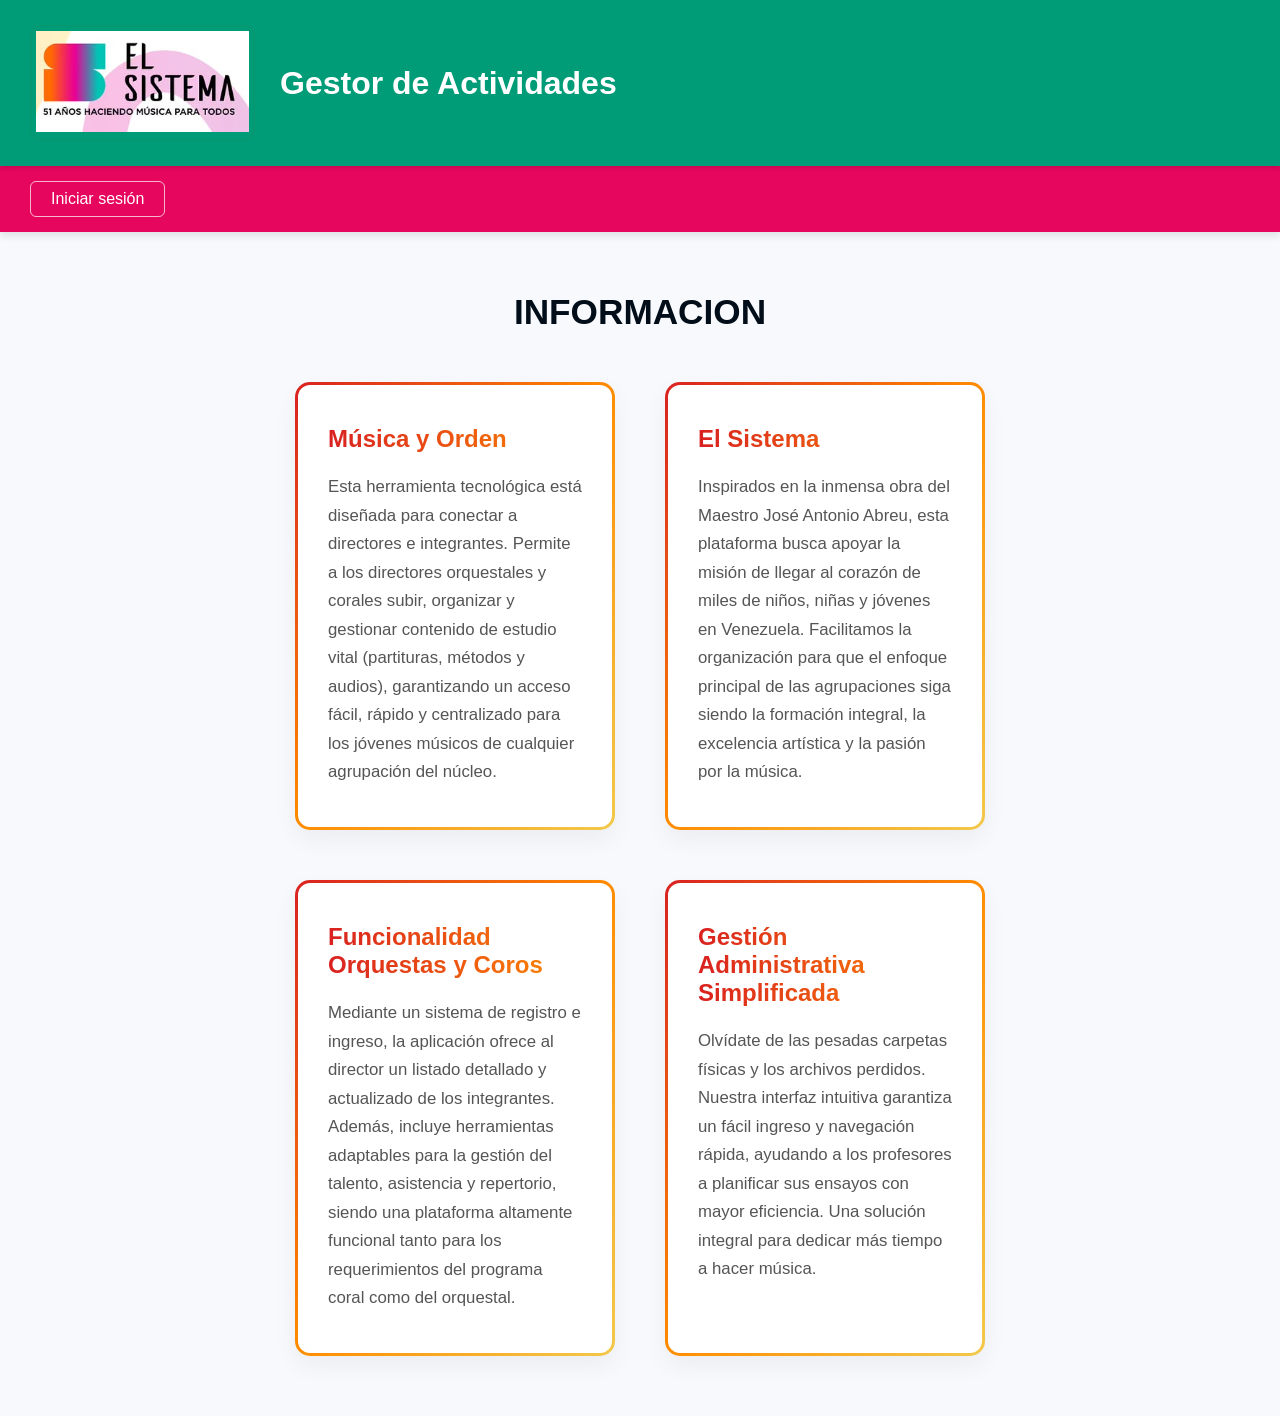
<file: Proyecto Uni/Versiones Principales/Muestra FrontEnd/index.html>
<!DOCTYPE html>
<html lang="es">
<head>
    <meta charset="UTF-8">
    <meta name="viewport" content="width=device-width, initial-scale=1.0">
    <title>Gestor de Actividades - Inicio</title>
    <link rel="stylesheet" href="style.css">
</head>
<body>

    <header class="main-header">
        <div class="logo-placeholder">
            <img id="img-logo" src="img-logo.png" alt="[ Logo de la Escuela ]">
        </div>
        <h1>Gestor de Actividades</h1>
    </header>

    <nav class="main-nav">
        <a href="login.html" class="btn-login">Iniciar sesión</a>
    </nav>

    <main class="content-area">
        <h2 class="main-title">INFORMACION</h2>
        
        <section class="cards-grid">
            
            <article class="card">
                <h3>Música y Orden</h3>
                <p>Esta herramienta tecnológica está diseñada para conectar a directores e integrantes. Permite a los directores orquestales y corales subir, organizar y gestionar contenido de estudio vital (partituras, métodos y audios), garantizando un acceso fácil, rápido y centralizado para los jóvenes músicos de cualquier agrupación del núcleo.</p>
            </article>

            <article class="card">
                <h3>El Sistema</h3>
                <p>Inspirados en la inmensa obra del Maestro José Antonio Abreu, esta plataforma busca apoyar la misión de llegar al corazón de miles de niños, niñas y jóvenes en Venezuela. Facilitamos la organización para que el enfoque principal de las agrupaciones siga siendo la formación integral, la excelencia artística y la pasión por la música.</p>
            </article>

            <article class="card">
                <h3>Funcionalidad Orquestas y Coros</h3>
                <p>Mediante un sistema de registro e ingreso, la aplicación ofrece al director un listado detallado y actualizado de los integrantes. Además, incluye herramientas adaptables para la gestión del talento, asistencia y repertorio, siendo una plataforma altamente funcional tanto para los requerimientos del programa coral como del orquestal.</p>
            </article>

            <article class="card">
                <h3>Gestión Administrativa Simplificada</h3>
                <p>Olvídate de las pesadas carpetas físicas y los archivos perdidos. Nuestra interfaz intuitiva garantiza un fácil ingreso y navegación rápida, ayudando a los profesores a planificar sus ensayos con mayor eficiencia. Una solución integral para dedicar más tiempo a hacer música.</p>
            </article>

        </section>
    </main>

    <script src="script.js"></script>
</body>
</html>
</file>
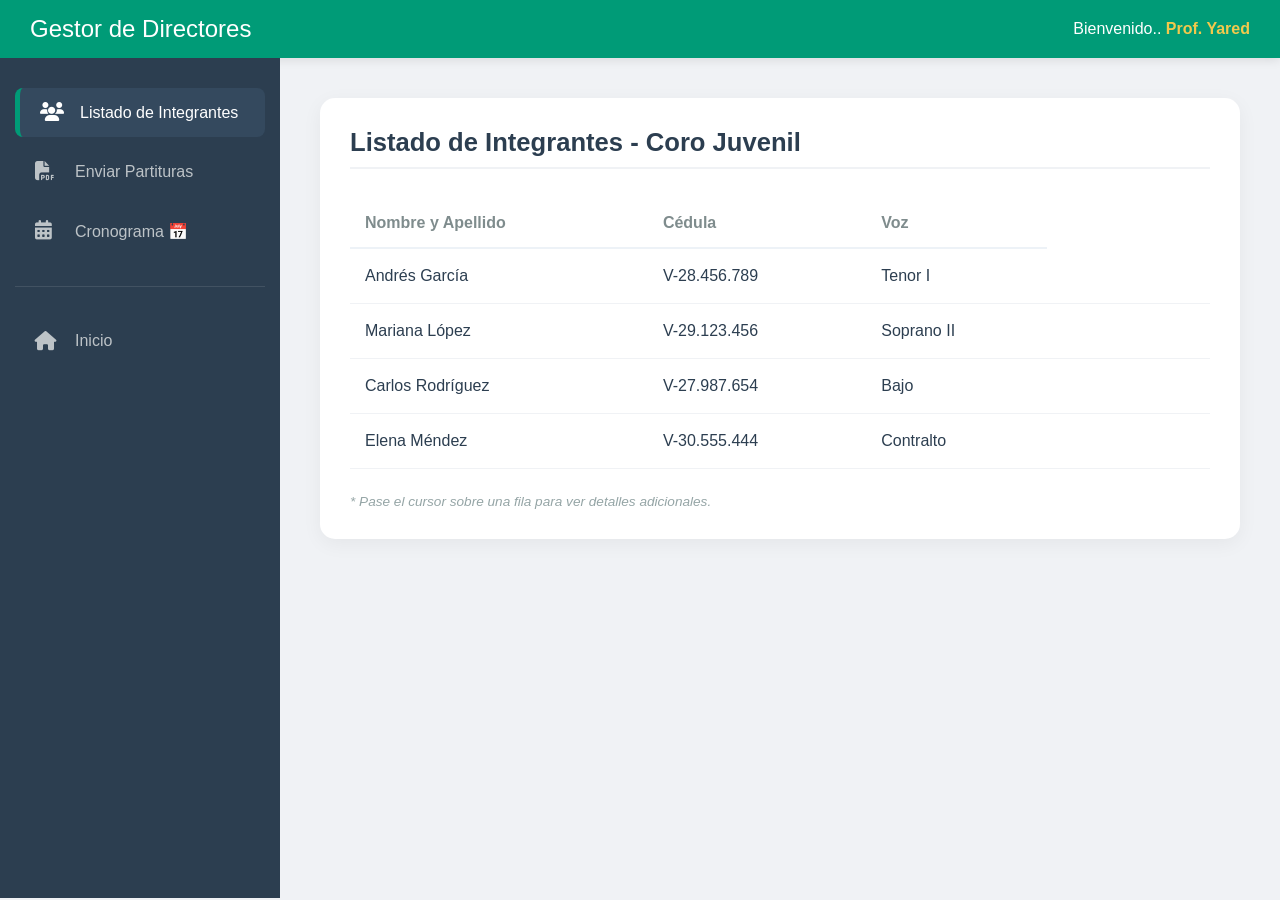
<file: Proyecto Uni/Versiones Principales/Muestra FrontEnd/example.html>
<!DOCTYPE html>
<html lang="es">
<head>
    <meta charset="UTF-8">
    <meta name="viewport" content="width=device-width, initial-scale=1.0">
    <title>Gestor para Directores - Dashboard</title>
    <link rel="stylesheet" href="style.css">
    <link rel="stylesheet" href="https://cdnjs.cloudflare.com/ajax/libs/font-awesome/6.5.1/css/all.min.css">
</head>
<body class="dashboard-body">

    <header class="dashboard-header">
        <h1>Gestor de Directores</h1>
        <div class="user-welcome">
            Bienvenido.. <span id="userName">Prof. Yared</span>
        </div>
    </header>

    <div class="dashboard-container">
        <aside class="sidebar">
            <div class="sidebar-buttons">
                <button class="side-btn active">
                    <i class="fa-solid fa-users"></i> Listado de Integrantes
                </button>
                <button class="side-btn">
                    <i class="fa-solid fa-file-pdf"></i> Enviar Partituras
                </button>
                <button class="side-btn">
                    <i class="fa-solid fa-calendar-alt"></i> Cronograma 📅
                </button>
                <hr class="sidebar-divider">
                <a href="index.html" class="side-btn">
                    <i class="fa-solid fa-house"></i> Inicio
                </a>
            </div>
        </aside>

        <main class="dashboard-content">
            <div class="content-card">
                <h2 class="content-title">Listado de Integrantes - Coro Juvenil</h2>
                
                <table class="members-table">
                    <thead>
                        <tr>
                            <th>Nombre y Apellido</th>
                            <th>Cédula</th>
                            <th>Voz</th>
                        </tr>
                    </thead>
                    <tbody>
                        <tr class="member-row">
                            <td>Andrés García</td>
                            <td>V-28.456.789</td>
                            <td>Tenor I</td>
                            <td class="hover-action">Ver más..</td>
                        </tr>
                        <tr class="member-row">
                            <td>Mariana López</td>
                            <td>V-29.123.456</td>
                            <td>Soprano II</td>
                            <td class="hover-action">Ver más..</td>
                        </tr>
                        <tr class="member-row">
                            <td>Carlos Rodríguez</td>
                            <td>V-27.987.654</td>
                            <td>Bajo</td>
                            <td class="hover-action">Ver más..</td>
                        </tr>
                        <tr class="member-row">
                            <td>Elena Méndez</td>
                            <td>V-30.555.444</td>
                            <td>Contralto</td>
                            <td class="hover-action">Ver más..</td>
                        </tr>
                    </tbody>
                </table>
                
                <p class="table-info">* Pase el cursor sobre una fila para ver detalles adicionales.</p>
            </div>
        </main>
    </div>

    <script src="script.js"></script>
</body>
</html>
</file>
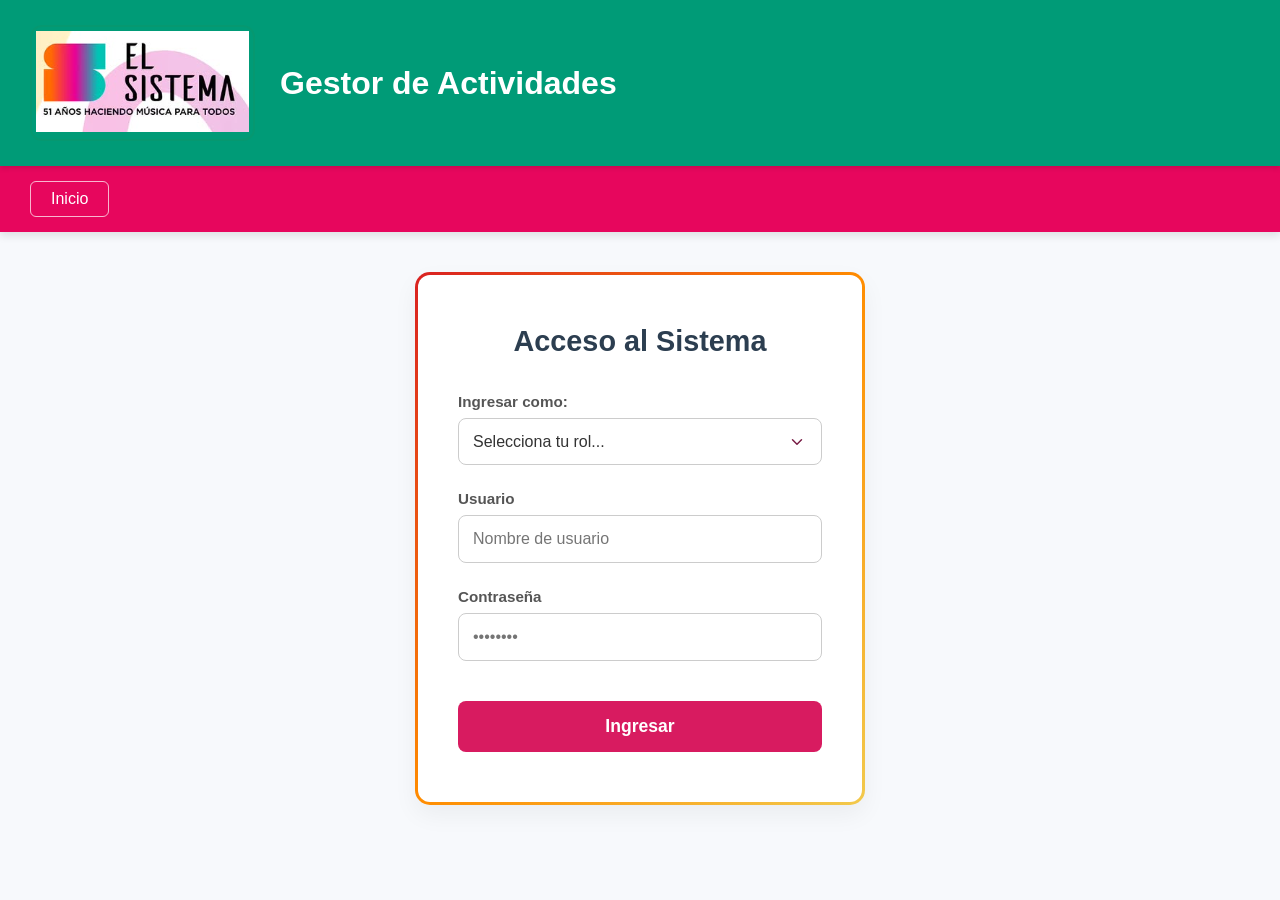
<file: Proyecto Uni/Versiones Principales/Muestra FrontEnd/login.html>
<!DOCTYPE html>
<html lang="es">
<head>
    <meta charset="UTF-8">
    <meta name="viewport" content="width=device-width, initial-scale=1.0">
    <title>Gestor de Actividades - Inicio</title>
    <link rel="stylesheet" href="style.css">
</head>
<body>

    <header class="main-header">
        <div class="logo-placeholder">
            <img id="img-logo" src="img-logo.png" alt="[ Logo de la Escuela ]">
        </div>
        <h1>Gestor de Actividades</h1>
    </header>

   <nav class="main-nav">
        <a href="index.html" class="btn-login">Inicio</a>
    </nav>

    <main class="login-area">
        <div class="login-card">
            <h2 class="login-title">Acceso al Sistema</h2>
            
            <form id="loginForm">
                <div class="input-group">
                    <label for="rol">Ingresar como:</label>
                    <select id="rol" class="login-input select-rol" required>
                        <option value="" disabled selected>Selecciona tu rol...</option>
                        <option value="profesor">Director / Profesor</option>
                        <option value="estudiante">Integrante / Estudiante</option>
                    </select>
                </div>

                <div class="input-group">
                    <label for="usuario">Usuario</label>
                    <input type="text" id="usuario" class="login-input" placeholder="Nombre de usuario" required>
                </div>
                
                <div class="input-group">
                    <label for="password">Contraseña</label>
                    <input type="password" id="password" class="login-input" placeholder="••••••••" required>
                </div>
                
                <button type="submit" class="btn-submit">Ingresar</button>
            </form>
        </div>
    </main>

    <script src="script.js"></script>
</body>
</html
</file>
<file: Proyecto Uni/Versiones Principales/Muestra FrontEnd/style.css>
/*index.html (inicio)*/
* {
    margin: 0;
    padding: 0;
    box-sizing: border-box;
    font-family: 'Segoe UI', Tahoma, Geneva, Verdana, sans-serif;
}

body {
    background-color: #f7f9fc; 
}

/* Header */
.main-header {
    background-color: #009B77; 
    color: #ffffff;
    padding: 25px 30px;
    display: flex;
    text-align: right;
    align-items: center;
    gap: 25px;
    box-shadow: 0 2px 5px rgba(0, 0, 0, 0.15);
    position: relative; 
    z-index: 2;
}

.logo-placeholder {
    border: 2px solid rgba(10, 151, 109, 0.6);
    border-radius: 12px; 
    padding: 4px;
    font-size: 0.9rem;
    font-weight: bold;
}


.main-nav {
    background-color: #e7065d; 
    padding: 15px 30px;
    display: flex;
    justify-content: flex-start;
    box-shadow: 0 4px 8px rgba(0, 0, 0, 0.1);
    position: relative;
    z-index: 1;
}

.btn-login {
    color: #ffffff;
    text-decoration: none;
    font-weight: 500;
    font-size: 1rem;
    padding: 8px 20px;
    border: 1px solid rgba(255, 255, 255, 0.7);
    border-radius: 6px; 
    transition: all 0.3s ease; 
}

.btn-login:hover {
    background-color: #ffffff;
    color: #911b7d;
    border-color: #ffffff;
}


.content-area {
    padding: 60px 30px;
    max-width: 1100px;
    margin: 0 auto;
    text-align: center;
}

.main-title {
    color: #010d18; 
    margin-bottom: 50px;
    font-size: 2.2rem;
    font-weight: 600;
}


.cards-grid {
    display: grid;
    
    grid-template-columns: repeat(2, 320px); 
    justify-content: center;
    gap: 50px; 
}


.card {
    padding: 40px 30px; 
    min-height: 400px; 
    text-align: left;
    
    border: 3px solid transparent; 
    border-radius: 15px; 
    background: 
        linear-gradient(#ffffff, #ffffff) padding-box, 
        linear-gradient(to bottom right, #D92121, #FF8C00, #F2C94C) border-box; 
    
    box-shadow: 0 10px 25px rgba(0, 0, 0, 0.05);
    transition: transform 0.3s ease, box-shadow 0.3s ease;
}

.card:hover {
    transform: translateY(-5px); 
    box-shadow: 0 15px 35px rgba(0, 0, 0, 0.1); 
}

.card h3 {
    margin-bottom: 20px;
    font-size: 1.5rem;
    font-weight: 700;
    background: linear-gradient(to right, #D92121, #FF8C00);
    -webkit-background-clip: text;
    color: transparent;
}

.card p {
    color: #555555;
    line-height: 1.7; 
    font-size: 1.05rem;
}
/* index.html (Fin)*/
/* login.html (Inicio */
.login-area {
    display: flex;
    justify-content: center;
    align-items: center;
    min-height: 65vh; /* Centra el cuadro verticalmente en la pantalla */
    padding: 40px 20px;
}

.login-card {
    width: 100%;
    max-width: 450px; 
    padding: 50px 40px;
    text-align: center;
    
    
    border: 3px solid transparent; 
    border-radius: 15px; 
    background: 
        linear-gradient(#ffffff, #ffffff) padding-box, 
        linear-gradient(to bottom right, #D92121, #FF8C00, #F2C94C) border-box; 
    /* Ese degradado me lo sugiero la IA y esas cosas */
    box-shadow: 0 10px 25px rgba(0, 0, 0, 0.05);
}

.login-title {
    color: #2c3e50;
    margin-bottom: 35px;
    font-size: 1.8rem;
    font-weight: 600;
}

.input-group {
    margin-bottom: 25px;
    text-align: left; 
}

.input-group label {
    display: block;
    margin-bottom: 8px;
    color: #555555;
    font-weight: 600;
    font-size: 0.95rem;
}

.login-input {
    width: 100%;
    padding: 14px;
    border: 1px solid #cccccc;
    border-radius: 8px;
    font-size: 1rem;
    color: #333333;
    transition: border-color 0.3s ease, box-shadow 0.3s ease;
}

/* Efecto cuando el usuario hace clic en el cuadro de texto */
.login-input:focus {
    outline: none;
    border-color: #009B77; 
    box-shadow: 0 0 5px rgba(0, 155, 119, 0.3);
}

/* botoncito color rojo */
.btn-submit {
    width: 100%;
    padding: 15px;
    background-color: #D81B60; 
    color: #ffffff;
    border: none;
    border-radius: 8px;
    font-size: 1.1rem;
    font-weight: bold;
    cursor: pointer;
    margin-top: 15px;
    transition: background-color 0.3s ease, transform 0.2s ease;
}

.btn-submit:hover {
    background-color: #AD1457; 
    transform: translateY(-2px); /* Se mueve y cambia de color el boton de login */
}

.select-rol {
    cursor: pointer;
    background-color: #fff;
    appearance: none; 
    background-image: url("data:image/svg+xml;charset=UTF-8,%3csvg xmlns='http://www.w3.org/2000/svg' viewBox='0 0 24 24' fill='none' stroke='%237A2048' stroke-width='2' stroke-linecap='round' stroke-linejoin='round'%3e%3cpolyline points='6 9 12 15 18 9'%3e%3c/polyline%3e%3c/svg%3e");
    background-repeat: no-repeat;
    background-position: right 15px center;
    background-size: 18px;
    padding-right: 45px; 
    /* El selector de Profe o alumno vaya */
}

.select-rol option {
    color: #333;
    padding: 10px;
}
/* example.html Inicio*/
/* login.html Fin */
/* Esto lo hice con IA me canse nmms */
/* --- ESTILOS ESPECÍFICOS DEL DASHBOARD --- */
.dashboard-body {
    background-color: #f0f2f5;
    overflow: hidden; /* Evita que la página entera haga scroll, solo el contenido */
    height: 100vh;
}

/* Header simplificado */
.dashboard-header {
    background-color: #009B77;
    color: white;
    padding: 15px 30px;
    display: flex;
    justify-content: space-between;
    align-items: center;
    box-shadow: 0 2px 10px rgba(0,0,0,0.1);
}

.dashboard-header h1 {
    font-size: 1.5rem;
    font-weight: 500;
}

.user-welcome {
    font-size: 1rem;
    font-weight: 300;
}

.user-welcome span {
    font-weight: 600;
    color: #f2c94c; /* Amarillo suave para resaltar el nombre */
}

/* Contenedor principal que divide Sidebar y Contenido */
.dashboard-container {
    display: grid;
    grid-template-columns: 280px 1fr; /* Sidebar de 280px y el resto para contenido */
    height: calc(100vh - 60px); /* Resto de la pantalla menos el header */
}

/* SIDEBAR ELEGANTE */
.sidebar {
    background-color: #2c3e50; /* Un azul-gris muy oscuro y profesional */
    padding: 30px 15px;
    display: flex;
    flex-direction: column;
}

.sidebar-buttons {
    display: flex;
    flex-direction: column;
    gap: 10px;
}

.side-btn {
    background: none;
    border: none;
    color: #bdc3c7;
    padding: 15px 20px;
    text-align: left;
    font-size: 1rem;
    border-radius: 8px;
    cursor: pointer;
    text-decoration: none;
    display: flex;
    align-items: center;
    gap: 15px;
    transition: all 0.3s ease;
}

.side-btn i {
    font-size: 1.2rem;
    width: 25px;
}

/* Botón activo o Hover */
.side-btn:hover, .side-btn.active {
    background-color: #34495e;
    color: white;
}

.side-btn.active {
    border-left: 5px solid #009B77; /* Marca el botón activo con el verde del núcleo */
}

.sidebar-divider {
    border: 0;
    border-top: 1px solid rgba(255,255,255,0.1);
    margin: 20px 0;
}

/* ÁREA DE CONTENIDO */
.dashboard-content {
    padding: 40px;
    overflow-y: auto; /* Permite scroll solo en el contenido */
}

.content-card {
    background: white;
    padding: 30px;
    border-radius: 15px;
    box-shadow: 0 5px 20px rgba(0,0,0,0.05);
}

.content-title {
    color: #2c3e50;
    margin-bottom: 30px;
    font-size: 1.6rem;
    border-bottom: 2px solid #f0f2f5;
    padding-bottom: 10px;
}

/* TABLA DE INTEGRANTES */
.members-table {
    width: 100%;
    border-collapse: collapse;
}

.members-table th {
    text-align: left;
    padding: 15px;
    color: #7f8c8d;
    font-weight: 600;
    border-bottom: 2px solid #edf2f7;
}

.member-row {
    transition: background-color 0.2s;
    position: relative;
}

.member-row td {
    padding: 18px 15px;
    color: #2c3e50;
    border-bottom: 1px solid #f0f2f5;
}

/* Efecto hover en la fila */
.member-row:hover {
    background-color: #f8fafc;
    cursor: pointer;
}

/* El texto "Ver más.." que aparece al hacer hover */
.hover-action {
    opacity: 0;
    color: #009B77;
    font-weight: 600;
    font-size: 0.9rem;
    transition: opacity 0.3s;
    text-align: right;
}

.member-row:hover .hover-action {
    opacity: 1;
}

.table-info {
    margin-top: 25px;
    font-size: 0.85rem;
    color: #95a5a6;
    font-style: italic;
}
</file>
